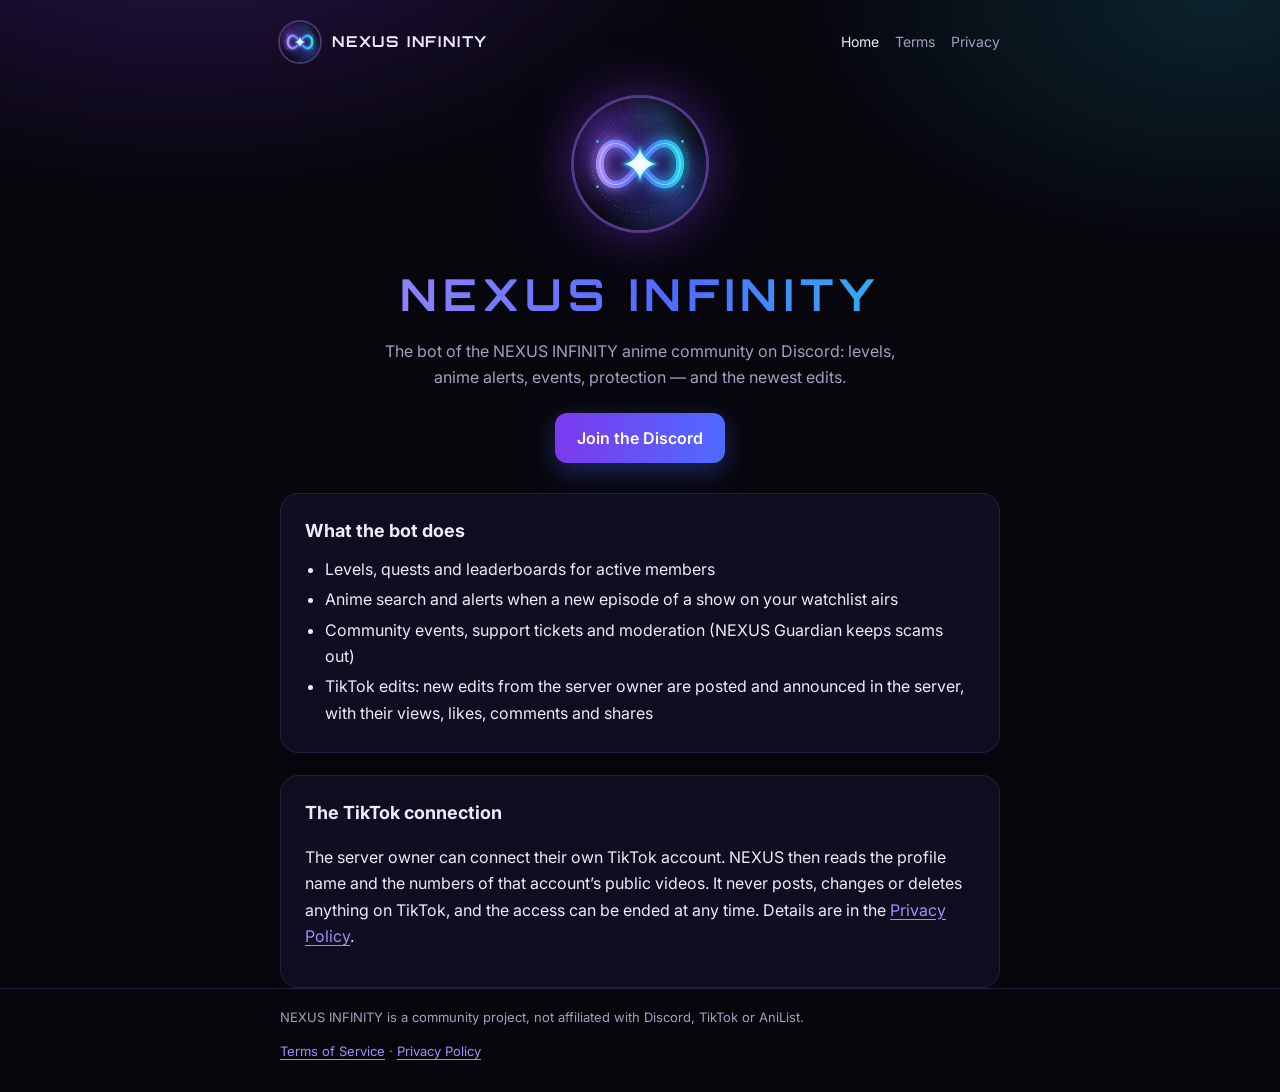
<file: index.html>
<!doctype html>
<html lang="en">
<head>
  <meta charset="utf-8">
  <meta name="viewport" content="width=device-width, initial-scale=1">
  <title>NEXUS INFINITY</title>
  <meta name="description" content="NEXUS INFINITY is the bot of the NEXUS INFINITY anime community on Discord.">
  <link rel="icon" href="favicon.png">
  <link rel="preconnect" href="https://fonts.googleapis.com">
  <link rel="preconnect" href="https://fonts.gstatic.com" crossorigin>
  <link href="https://fonts.googleapis.com/css2?family=Inter:wght@400;600;700&family=Orbitron:wght@700&display=swap" rel="stylesheet">
  <link rel="stylesheet" href="style.css">
</head>
<body>
  <header>
    <div class="wrap">
      <a class="brand" href="./"><img src="favicon.png" alt=""><span class="wordmark">NEXUS INFINITY</span></a>
      <nav><a href="./" aria-current="page">Home</a><a href="terms.html">Terms</a><a href="privacy.html">Privacy</a></nav>
    </div>
  </header>

  <main class="wrap">
    <section class="hero">
      <img src="avatar.png" alt="NEXUS INFINITY">
      <h1>NEXUS INFINITY</h1>
      <p>The bot of the NEXUS INFINITY anime community on Discord: levels, anime alerts, events, protection — and the newest edits.</p>
      <a class="button" href="https://discord.gg/9TvBNved8s">Join the Discord</a>
    </section>

    <section class="card">
      <h2>What the bot does</h2>
      <ul>
        <li>Levels, quests and leaderboards for active members</li>
        <li>Anime search and alerts when a new episode of a show on your watchlist airs</li>
        <li>Community events, support tickets and moderation (NEXUS Guardian keeps scams out)</li>
        <li>TikTok edits: new edits from the server owner are posted and announced in the server, with their views, likes, comments and shares</li>
      </ul>
    </section>

    <section class="card">
      <h2>The TikTok connection</h2>
      <p>The server owner can connect their own TikTok account. NEXUS then reads the profile name and the numbers of that account’s public videos. It never posts, changes or deletes anything on TikTok, and the access can be ended at any time. Details are in the <a href="privacy.html">Privacy Policy</a>.</p>
    </section>
  </main>

  <footer>
    <div class="wrap">
      <span>NEXUS INFINITY is a community project, not affiliated with Discord, TikTok or AniList.</span>
      <span><a href="terms.html">Terms of Service</a> · <a href="privacy.html">Privacy Policy</a></span>
    </div>
  </footer>
</body>
</html>
</file>
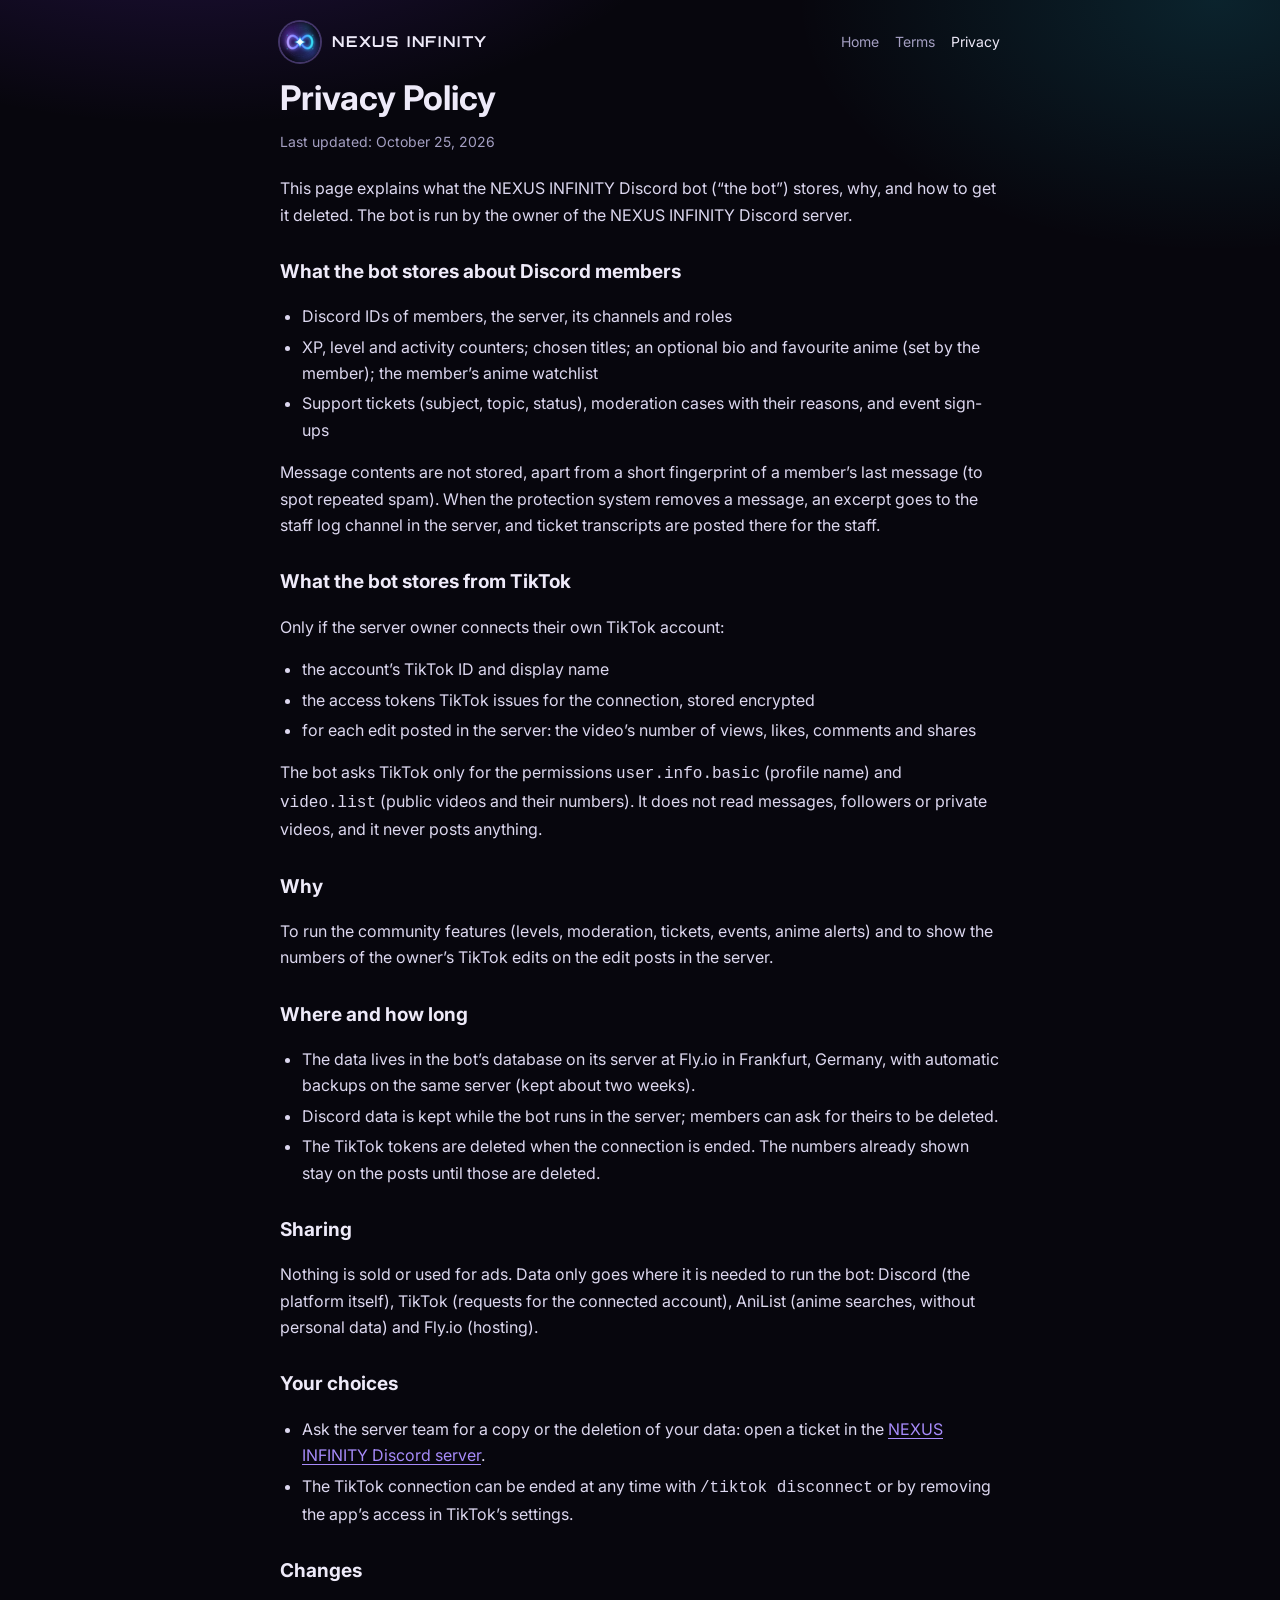
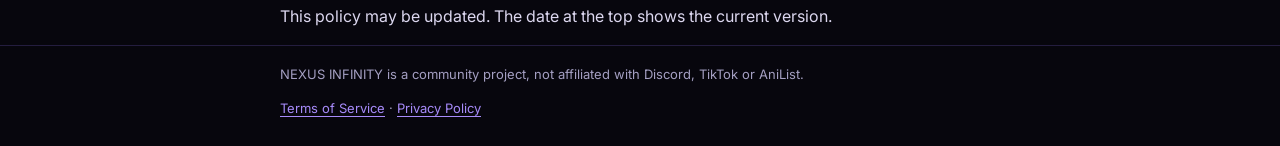
<file: privacy.html>
<!doctype html>
<html lang="en">
<head>
  <meta charset="utf-8">
  <meta name="viewport" content="width=device-width, initial-scale=1">
  <title>Privacy Policy · NEXUS INFINITY</title>
  <meta name="description" content="Privacy Policy for the NEXUS INFINITY Discord bot.">
  <link rel="icon" href="favicon.png">
  <link rel="preconnect" href="https://fonts.googleapis.com">
  <link rel="preconnect" href="https://fonts.gstatic.com" crossorigin>
  <link href="https://fonts.googleapis.com/css2?family=Inter:wght@400;600;700&family=Orbitron:wght@700&display=swap" rel="stylesheet">
  <link rel="stylesheet" href="style.css">
</head>
<body>
  <header>
    <div class="wrap">
      <a class="brand" href="./"><img src="favicon.png" alt=""><span class="wordmark">NEXUS INFINITY</span></a>
      <nav><a href="./">Home</a><a href="terms.html">Terms</a><a href="privacy.html" aria-current="page">Privacy</a></nav>
    </div>
  </header>

  <main class="wrap doc">
    <h1>Privacy Policy</h1>
    <p class="date">Last updated: October 25, 2026</p>

    <p>This page explains what the NEXUS INFINITY Discord bot (“the bot”) stores, why, and how to get it deleted. The bot is run by the owner of the NEXUS INFINITY Discord server.</p>

    <h2>What the bot stores about Discord members</h2>
    <ul>
      <li>Discord IDs of members, the server, its channels and roles</li>
      <li>XP, level and activity counters; chosen titles; an optional bio and favourite anime (set by the member); the member’s anime watchlist</li>
      <li>Support tickets (subject, topic, status), moderation cases with their reasons, and event sign-ups</li>
    </ul>
    <p>Message contents are not stored, apart from a short fingerprint of a member’s last message (to spot repeated spam). When the protection system removes a message, an excerpt goes to the staff log channel in the server, and ticket transcripts are posted there for the staff.</p>

    <h2>What the bot stores from TikTok</h2>
    <p>Only if the server owner connects their own TikTok account:</p>
    <ul>
      <li>the account’s TikTok ID and display name</li>
      <li>the access tokens TikTok issues for the connection, stored encrypted</li>
      <li>for each edit posted in the server: the video’s number of views, likes, comments and shares</li>
    </ul>
    <p>The bot asks TikTok only for the permissions <code>user.info.basic</code> (profile name) and <code>video.list</code> (public videos and their numbers). It does not read messages, followers or private videos, and it never posts anything.</p>

    <h2>Why</h2>
    <p>To run the community features (levels, moderation, tickets, events, anime alerts) and to show the numbers of the owner’s TikTok edits on the edit posts in the server.</p>

    <h2>Where and how long</h2>
    <ul>
      <li>The data lives in the bot’s database on its server at Fly.io in Frankfurt, Germany, with automatic backups on the same server (kept about two weeks).</li>
      <li>Discord data is kept while the bot runs in the server; members can ask for theirs to be deleted.</li>
      <li>The TikTok tokens are deleted when the connection is ended. The numbers already shown stay on the posts until those are deleted.</li>
    </ul>

    <h2>Sharing</h2>
    <p>Nothing is sold or used for ads. Data only goes where it is needed to run the bot: Discord (the platform itself), TikTok (requests for the connected account), AniList (anime searches, without personal data) and Fly.io (hosting).</p>

    <h2>Your choices</h2>
    <ul>
      <li>Ask the server team for a copy or the deletion of your data: open a ticket in the <a href="https://discord.gg/9TvBNved8s">NEXUS INFINITY Discord server</a>.</li>
      <li>The TikTok connection can be ended at any time with <code>/tiktok disconnect</code> or by removing the app’s access in TikTok’s settings.</li>
    </ul>

    <h2>Changes</h2>
    <p>This policy may be updated. The date at the top shows the current version.</p>
  </main>

  <footer>
    <div class="wrap">
      <span>NEXUS INFINITY is a community project, not affiliated with Discord, TikTok or AniList.</span>
      <span><a href="terms.html">Terms of Service</a> · <a href="privacy.html">Privacy Policy</a></span>
    </div>
  </footer>
</body>
</html>
</file>
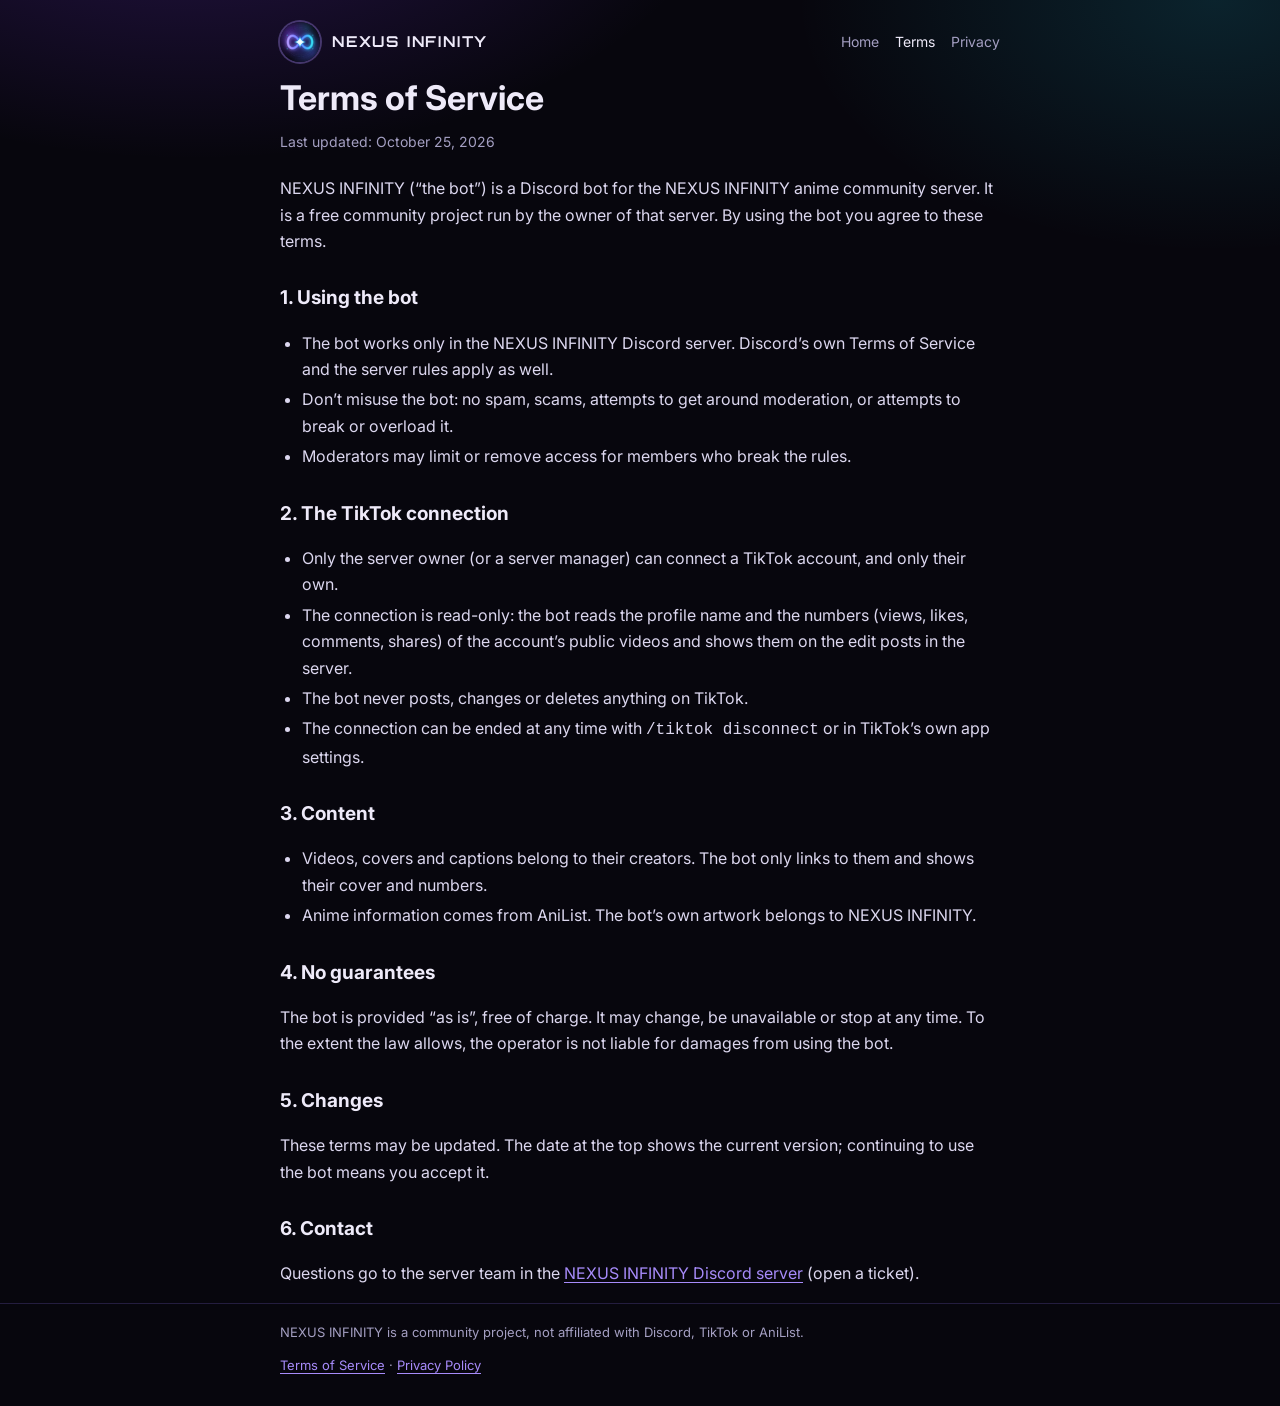
<file: terms.html>
<!doctype html>
<html lang="en">
<head>
  <meta charset="utf-8">
  <meta name="viewport" content="width=device-width, initial-scale=1">
  <title>Terms of Service · NEXUS INFINITY</title>
  <meta name="description" content="Terms of Service for the NEXUS INFINITY Discord bot.">
  <link rel="icon" href="favicon.png">
  <link rel="preconnect" href="https://fonts.googleapis.com">
  <link rel="preconnect" href="https://fonts.gstatic.com" crossorigin>
  <link href="https://fonts.googleapis.com/css2?family=Inter:wght@400;600;700&family=Orbitron:wght@700&display=swap" rel="stylesheet">
  <link rel="stylesheet" href="style.css">
</head>
<body>
  <header>
    <div class="wrap">
      <a class="brand" href="./"><img src="favicon.png" alt=""><span class="wordmark">NEXUS INFINITY</span></a>
      <nav><a href="./">Home</a><a href="terms.html" aria-current="page">Terms</a><a href="privacy.html">Privacy</a></nav>
    </div>
  </header>

  <main class="wrap doc">
    <h1>Terms of Service</h1>
    <p class="date">Last updated: October 25, 2026</p>

    <p>NEXUS INFINITY (“the bot”) is a Discord bot for the NEXUS INFINITY anime community server. It is a free community project run by the owner of that server. By using the bot you agree to these terms.</p>

    <h2>1. Using the bot</h2>
    <ul>
      <li>The bot works only in the NEXUS INFINITY Discord server. Discord’s own Terms of Service and the server rules apply as well.</li>
      <li>Don’t misuse the bot: no spam, scams, attempts to get around moderation, or attempts to break or overload it.</li>
      <li>Moderators may limit or remove access for members who break the rules.</li>
    </ul>

    <h2>2. The TikTok connection</h2>
    <ul>
      <li>Only the server owner (or a server manager) can connect a TikTok account, and only their own.</li>
      <li>The connection is read-only: the bot reads the profile name and the numbers (views, likes, comments, shares) of the account’s public videos and shows them on the edit posts in the server.</li>
      <li>The bot never posts, changes or deletes anything on TikTok.</li>
      <li>The connection can be ended at any time with <code>/tiktok disconnect</code> or in TikTok’s own app settings.</li>
    </ul>

    <h2>3. Content</h2>
    <ul>
      <li>Videos, covers and captions belong to their creators. The bot only links to them and shows their cover and numbers.</li>
      <li>Anime information comes from AniList. The bot’s own artwork belongs to NEXUS INFINITY.</li>
    </ul>

    <h2>4. No guarantees</h2>
    <p>The bot is provided “as is”, free of charge. It may change, be unavailable or stop at any time. To the extent the law allows, the operator is not liable for damages from using the bot.</p>

    <h2>5. Changes</h2>
    <p>These terms may be updated. The date at the top shows the current version; continuing to use the bot means you accept it.</p>

    <h2>6. Contact</h2>
    <p>Questions go to the server team in the <a href="https://discord.gg/9TvBNved8s">NEXUS INFINITY Discord server</a> (open a ticket).</p>
  </main>

  <footer>
    <div class="wrap">
      <span>NEXUS INFINITY is a community project, not affiliated with Discord, TikTok or AniList.</span>
      <span><a href="terms.html">Terms of Service</a> · <a href="privacy.html">Privacy Policy</a></span>
    </div>
  </footer>
</body>
</html>
</file>
<file: style.css>
:root {
  --midnight: #07060d;
  --deep: #0b0918;
  --panel: #110e22;
  --line: #241d3f;
  --violet: #7c3aed;
  --violet-soft: #a78bfa;
  --electric: #4f6bff;
  --cyan: #22d3ee;
  --text: #eeeaf9;
  --muted: #a49fc2;
}

* { box-sizing: border-box; }

html { background: var(--midnight); }

body {
  margin: 0;
  min-height: 100vh;
  color: var(--text);
  font: 16px/1.65 Inter, system-ui, -apple-system, 'Segoe UI', Roboto, sans-serif;
  background:
    radial-gradient(900px 500px at 15% -10%, rgba(124, 58, 237, 0.28), transparent 60%),
    radial-gradient(700px 420px at 95% 0%, rgba(34, 211, 238, 0.14), transparent 60%),
    var(--midnight);
  -webkit-font-smoothing: antialiased;
}

a { color: var(--violet-soft); text-underline-offset: 3px; }
a:hover { color: var(--cyan); }

.wrap { max-width: 760px; margin: 0 auto; padding: 0 20px; }

header { padding: 22px 0 8px; }
header .wrap { display: flex; align-items: center; gap: 14px; flex-wrap: wrap; }
.brand { display: flex; align-items: center; gap: 12px; text-decoration: none; color: var(--text); margin-right: auto; }
.brand img { width: 40px; height: 40px; border-radius: 50%; box-shadow: 0 0 0 2px rgba(167, 139, 250, 0.35); }
.wordmark { font-family: Orbitron, Inter, system-ui, sans-serif; font-weight: 700; letter-spacing: 0.12em; font-size: 15px; }
nav { display: flex; gap: 16px; font-size: 14px; }
nav a { color: var(--muted); text-decoration: none; }
nav a[aria-current='page'], nav a:hover { color: var(--text); }

main { padding: 28px 0 40px; }

.hero { text-align: center; padding: 28px 0 8px; }
.hero img { width: 132px; height: 132px; border-radius: 50%; box-shadow: 0 0 60px rgba(124, 58, 237, 0.55), 0 0 0 3px rgba(167, 139, 250, 0.4); }
.hero h1 { font-family: Orbitron, Inter, system-ui, sans-serif; letter-spacing: 0.14em; font-size: clamp(28px, 7vw, 44px); margin: 22px 0 6px; background: linear-gradient(90deg, var(--violet-soft), var(--electric) 55%, var(--cyan)); -webkit-background-clip: text; background-clip: text; color: transparent; }
.hero p { color: var(--muted); margin: 0 auto 22px; max-width: 520px; }

.button { display: inline-block; padding: 12px 22px; border-radius: 12px; background: linear-gradient(90deg, var(--violet), var(--electric)); color: #fff; font-weight: 600; text-decoration: none; box-shadow: 0 8px 28px rgba(79, 107, 255, 0.35); }
.button:hover { color: #fff; filter: brightness(1.1); }

.card { background: rgba(17, 14, 34, 0.86); border: 1px solid var(--line); border-radius: 18px; padding: 22px 24px; margin-top: 22px; }
.card h2 { font-size: 18px; margin: 0 0 10px; }
.card ul { margin: 0; padding-left: 20px; }
.card li { margin: 4px 0; }

.doc h1 { font-size: clamp(26px, 6vw, 34px); margin: 0 0 4px; }
.doc .date { color: var(--muted); margin: 0 0 22px; font-size: 14px; }
.doc h2 { font-size: 19px; margin: 28px 0 8px; }
.doc p, .doc li { color: #dcd7ef; }
.doc ul { padding-left: 22px; }
.doc li { margin: 4px 0; }

footer { border-top: 1px solid var(--line); color: var(--muted); font-size: 13px; padding: 18px 0 30px; }
footer .wrap { display: flex; gap: 12px; flex-wrap: wrap; justify-content: space-between; }
</file>
